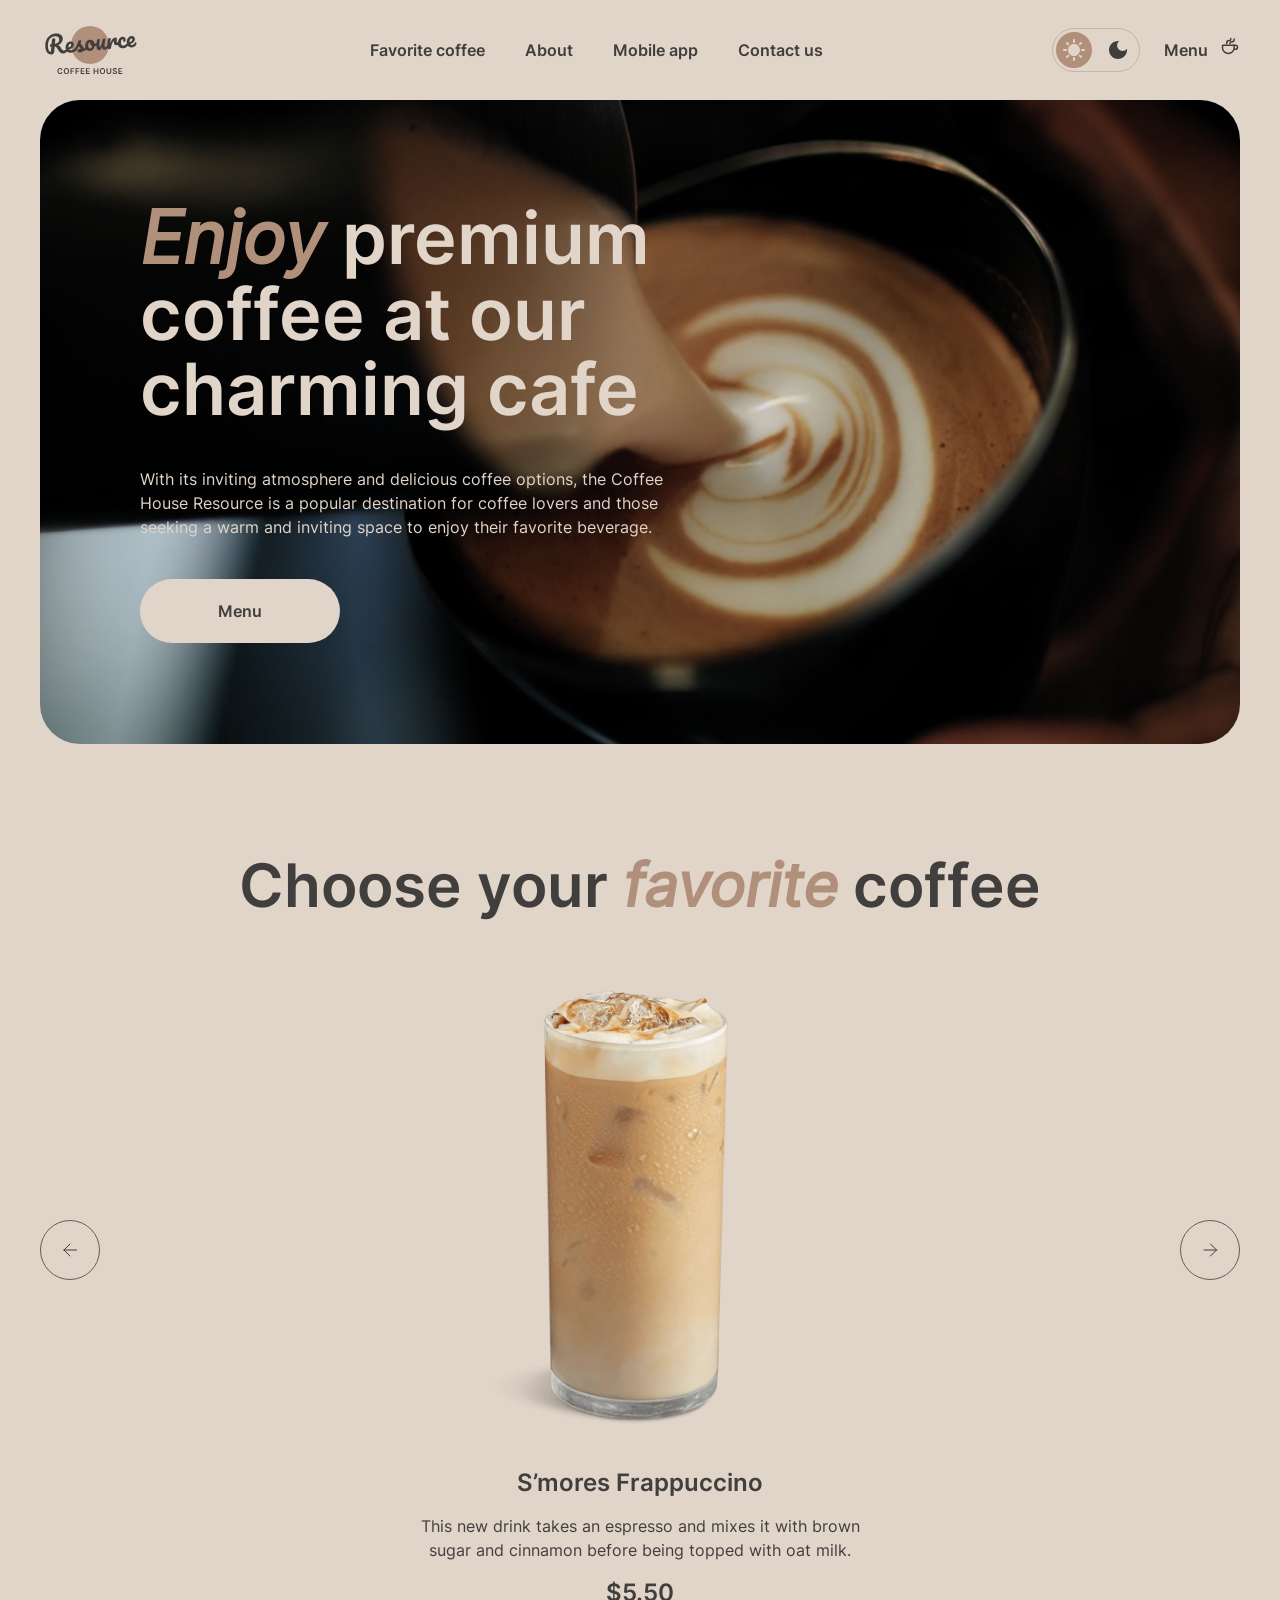
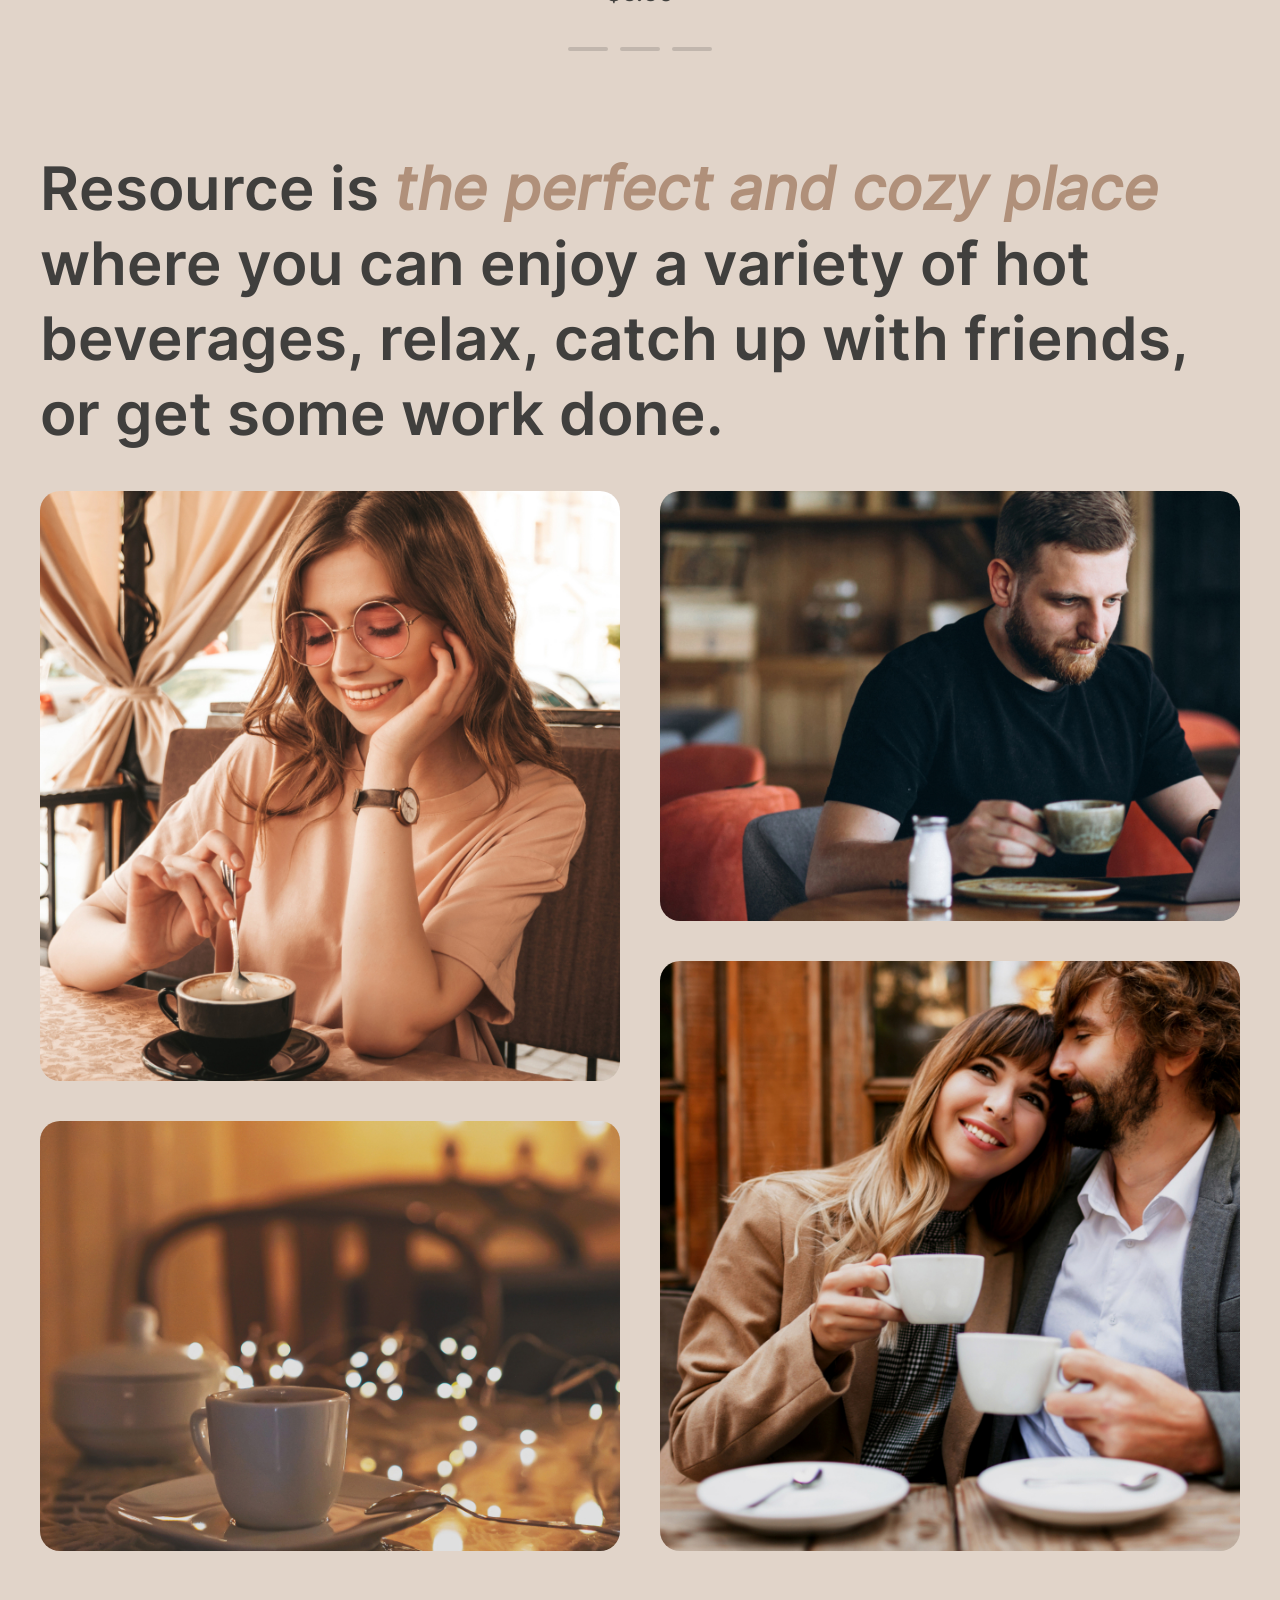
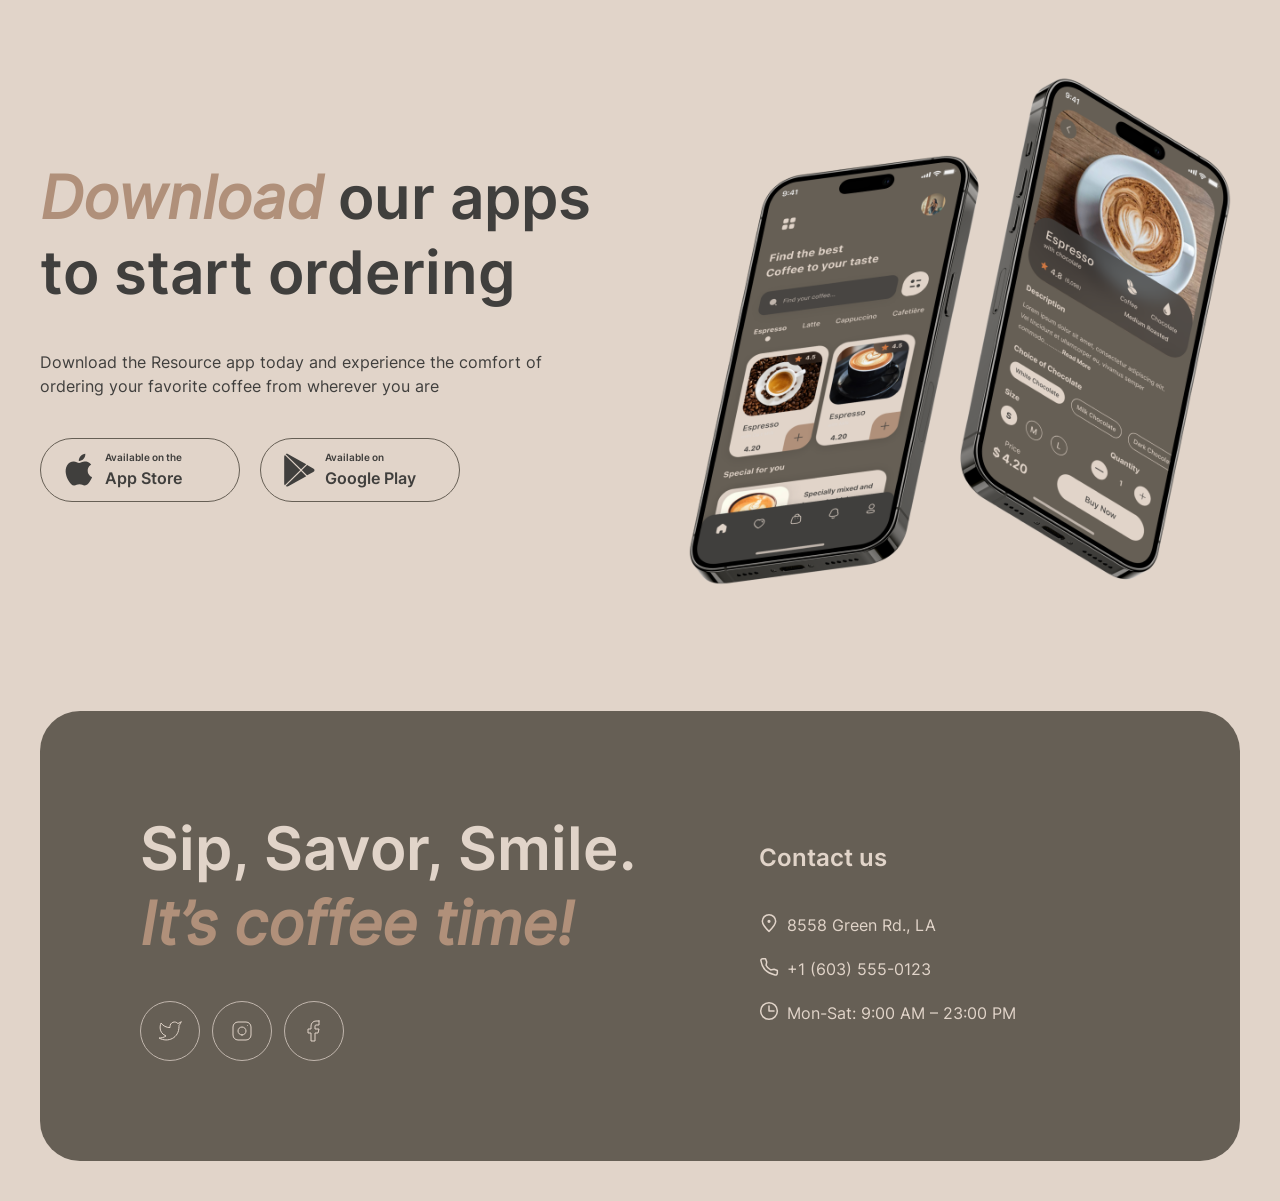
<file: index.html>
<!doctype html>
<html lang="en">

<head>
    <meta charset="UTF-8" />
    <meta name="viewport" content="width=device-width, initial-scale=1.0" />
    <title>Coffee House</title>
    <link href="normalize.css" rel="stylesheet" />
    <link href="style.css" rel="stylesheet" />
    <link rel="icon" type="image/x-icon" href="assets/images/favicon.ico" />
</head>

<body>
    <header class="header">
        <a href="index.html" class="logo">
            <img src="assets/images/logo.svg" alt="logo coffee house" />
        </a>

        <nav>
            <ul class="nav">
                <li class="nav__item"><a href="#favorite">Favorite coffee</a></li>
                <li class="nav__item"><a href="#about">About</a></li>
                <li class="nav__item"><a href="#app">Mobile app</a></li>
                <li class="nav__item"><a href="#contact">Contact us</a></li>
            </ul>
        </nav>

        <div class="header-left">
            <div class="theme-switcher" id="themeSwitcher" role="button" tabindex="0" aria-label="Toggle theme">
                <div class="theme-switcher__icon theme-switcher__icon_sun">
                    <svg width="22" height="22" viewBox="0 0 22 22" fill="none" xmlns="http://www.w3.org/2000/svg">
                        <path
                            d="M10 3V1C10 0.45 10.45 0 11 0C11.55 0 12 0.45 12 1V3C12 3.55 11.55 4 11 4C10.45 4 10 3.55 10 3ZM17.36 6.05L18.77 4.63C19.16 4.24 19.16 3.61 18.77 3.22C18.38 2.83 17.75 2.83 17.36 3.22L15.95 4.64C15.56 5.03 15.56 5.66 15.95 6.05C16.34 6.44 16.97 6.44 17.36 6.05ZM21 10H19C18.45 10 18 10.45 18 11C18 11.55 18.45 12 19 12H21C21.55 12 22 11.55 22 11C22 10.45 21.55 10 21 10ZM11 18C10.45 18 10 18.45 10 19V21C10 21.55 10.45 22 11 22C11.55 22 12 21.55 12 21V19C12 18.45 11.55 18 11 18ZM4.64 6.05L3.22 4.64C2.83 4.25 2.83 3.61 3.22 3.23C3.61 2.85 4.25 2.84 4.63 3.23L6.04 4.64C6.43 5.03 6.43 5.67 6.04 6.05C5.65 6.43 5.02 6.44 4.64 6.05ZM15.95 15.95C15.56 16.34 15.56 16.98 15.95 17.36L17.36 18.77C17.75 19.16 18.39 19.16 18.77 18.77C19.16 18.38 19.16 17.74 18.77 17.36L17.36 15.95C16.98 15.56 16.34 15.56 15.95 15.95ZM1 12H3C3.55 12 4 11.55 4 11C4 10.45 3.55 10 3 10H1C0.45 10 0 10.45 0 11C0 11.55 0.45 12 1 12ZM4.64 18.78L6.05 17.37C6.44 16.98 6.44 16.34 6.05 15.96C5.66 15.58 5.02 15.57 4.64 15.96L3.23 17.37C2.84 17.76 2.84 18.4 3.23 18.78C3.61 19.17 4.25 19.17 4.64 18.78ZM11 5C7.69 5 5 7.69 5 11C5 14.31 7.69 17 11 17C14.31 17 17 14.31 17 11C17 7.69 14.31 5 11 5Z"
                            fill="#E1D4C9" />
                    </svg>
                </div>
                <div class="theme-switcher__icon theme-switcher__icon_moon">
                    <svg width="18" height="18" viewBox="0 0 18 18" fill="none" xmlns="http://www.w3.org/2000/svg">
                        <path
                            d="M9 0C4.03 0 0 4.03 0 9C0 13.97 4.03 18 9 18C13.97 18 18 13.97 18 9C18 8.54 17.96 8.08 17.9 7.64C16.92 9.01 15.32 9.9 13.5 9.9C10.52 9.9 8.1 7.48 8.1 4.5C8.1 2.69 8.99 1.08 10.36 0.0999999C9.92 0.0399999 9.46 0 9 0Z"
                            fill="#403F3D" />
                    </svg>
                </div>
            </div>

            <div class="menu">
                <a href="menu.html">
                    Menu
                    <img src="assets/images/coffee-cup.svg" class="menu-icon" alt="coffee cup" />
                </a>
            </div>
            <div class="menu-burger" id="menuBurger">
                <nav>
                    <ul class="menu-nav">
                        <li class="nav__item">
                            <a href="index.html#favorite">Favorite coffee</a>
                        </li>
                        <li class="nav__item"><a href="index.html#about">About</a></li>
                        <li class="nav__item"><a href="index.html#app">Mobile app</a></li>
                        <li class="nav__item"><a href="#contact">Contact us</a></li>
                    </ul>
                </nav>
                <div class="menu-mob">
                    <a href="menu.html">
                        Menu
                        <img src="assets/images/coffee-cup.svg" alt="coffee cup" />
                    </a>
                </div>
            </div>
            <div class="button-burger" id="buttonBurger">
                <svg xmlns="http://www.w3.org/2000/svg" width="18" height="2" viewBox="0 0 18 2" fill="none">
                    <path d="M1 1H17" stroke="#403F3D" stroke-width="1.5" stroke-linecap="round"
                        stroke-linejoin="round" />
                </svg>
                <svg xmlns="http://www.w3.org/2000/svg" width="18" height="2" viewBox="0 0 18 2" fill="none">
                    <path d="M1 1H17" stroke="#403F3D" stroke-width="1.5" stroke-linecap="round"
                        stroke-linejoin="round" />
                </svg>
            </div>
        </div>
    </header>
    <main>
        <section class="hero">
            <img src="assets/images/img-hero.jpg" alt="hero image coffee" class="hero__video" />
            <div class="hero__content">
                <h1 class="hero__header">
                    <span>Enjoy</span> premium coffee at our charming cafe
                </h1>
                <p class="text-medium hero__desc">
                    With its inviting atmosphere and delicious coffee options, the Coffee
                    House Resource is a popular destination for coffee lovers and those
                    seeking a warm and inviting space to enjoy their favorite beverage.
                </p>
                <a class="btn-primary text-medium hero__link" href="menu.html">
                    <span class="text-button">Menu</span>
                    <img src="assets/images/coffee-cup.svg" class="btn-primary-icon" alt="coffee cup" />
                </a>
            </div>
        </section>

        <section class="favorite" id="favorite">
            <h2 class="heading-2">Choose your <span>favorite</span> coffee</h2>
            <div class="slider">
                <div class="slide">
                    <div class="slide__item">
                        <img src="assets/images/coffee-slider-1.png" alt="frappuccino" width="480" />
                        <p class="heading-3 slide__title">S’mores Frappuccino</p>
                        <p class="text-medium slide__desc">
                            This new drink takes an espresso and mixes it with brown sugar and
                            cinnamon before being topped with oat milk.
                        </p>
                        <p class="heading-3 slide__price">$5.50</p>
                    </div>
                    <div class="slide__item">
                        <img src="assets/images/coffee-slider-2.png" alt="macchiato" width="480" />
                        <p class="heading-3 slide__title">Caramel Macchiato</p>
                        <p class="text-medium slide__desc">
                            Fragrant and unique classic espresso with rich caramel-peanut
                            syrup, with cream under whipped thick foam.
                        </p>
                        <p class="heading-3 slide__price">$5.00</p>
                    </div>
                    <div class="slide__item">
                        <img src="assets/images/coffee-slider-3.png" alt="ice coffee" width="480" />
                        <p class="heading-3 slide__title">Ice coffee</p>
                        <p class="text-medium slide__desc">
                            A popular summer drink that tones and invigorates. Prepared from
                            coffee, milk and ice.
                        </p>
                        <p class="heading-3 slide__price">$4.50</p>
                    </div>
                </div>
                <div class="dots">
                    <div class="dots__item">
                        <div class="dots__item_fill"></div>
                    </div>
                    <div class="dots__item">
                        <div class="dots__item_fill"></div>
                    </div>
                    <div class="dots__item">
                        <div class="dots__item_fill"></div>
                    </div>
                </div>
            </div>
            <button class="btn-icon-dark btn__arrow" id="prevBtn">
                <svg xmlns="http://www.w3.org/2000/svg" width="24" height="24" viewBox="0 0 24 24">
                    <path d="M18.5 12H6M6 12L12 6M6 12L12 18" stroke-linecap="round" stroke-linejoin="round" />
                </svg>
            </button>
            <button class="btn-icon-dark btn__arrow" id="nextBtn">
                <svg xmlns="http://www.w3.org/2000/svg" width="24" height="24" viewBox="0 0 24 24">
                    <path d="M6 12H18.5M18.5 12L12.5 6M18.5 12L12.5 18" stroke-linecap="round" stroke-linejoin="round" />
                </svg>
            </button>
        </section>
        <section class="about" id="about">
            <h2 class="heading-2">
                Resource is <span>the perfect and cozy place</span> where you can enjoy
                a variety of hot beverages, relax, catch up with friends, or get some
                work done.
            </h2>
            <div class="gallery">
                <div class="gallery__col">
                    <div class="gallery__item">
                        <figure>
                            <img src="assets/images/about-1.jpg" alt="coffee girl" />
                        </figure>
                    </div>
                    <div class="gallery__item">
                        <figure>
                            <img src="assets/images/about-2.jpg" alt="coffee light" />
                        </figure>
                    </div>
                </div>
                <div class="gallery__col">
                    <div class="gallery__item">
                        <figure>
                            <img src="assets/images/about-3.jpg" alt="coffee men" />
                        </figure>
                    </div>
                    <div class="gallery__item">
                        <figure>
                            <img src="assets/images/about-4.jpg" alt="coffee couple" />
                        </figure>
                    </div>
                </div>
            </div>
        </section>

        <section class="app" id="app">
            <div>
                <h2 class="heading-2">
                    <span>Download</span> our apps to start ordering
                </h2>
                <p class="text-medium">
                    Download the Resource app today and experience the comfort of ordering
                    your favorite coffee from wherever you are
                </p>
                <div class="app__buttons">
                    <a class="btn-icon-dark app__button" href="https://example.com/" target="_blank">
                        <svg xmlns="http://www.w3.org/2000/svg" width="36" height="36" viewBox="0 0 36 36">
                            <path
                                d="M26.7063 18.6307C26.6694 14.6324 30.0641 12.6872 30.2193 12.5966C28.2967 9.86366 25.3169 9.49026 24.2697 9.46048C21.767 9.20369 19.3393 10.9206 18.0644 10.9206C16.764 10.9206 14.8008 9.48529 12.6848 9.52747C9.96196 9.56841 7.41468 11.1055 6.01762 13.4923C3.13444 18.359 5.28474 25.5108 8.04705 29.4446C9.42884 31.3712 11.0435 33.5223 13.1569 33.4466C15.2245 33.3635 15.9968 32.1614 18.4919 32.1614C20.9641 32.1614 21.6893 33.4466 23.8447 33.3983C26.0637 33.3635 27.4608 31.463 28.7942 29.519C30.3911 27.3108 31.0323 25.1362 31.0578 25.0245C31.0056 25.0071 26.7483 23.4229 26.7063 18.6307Z" />
                            <path
                                d="M22.6347 6.87268C23.7468 5.51675 24.5076 3.67205 24.2964 1.80005C22.6869 1.86952 20.674 2.88554 19.5149 4.21169C18.4893 5.38029 17.5732 7.29571 17.8099 9.097C19.6179 9.2285 21.4743 8.20752 22.6347 6.87268Z" />
                        </svg>
                        <div>
                            <p class="text-caption">Available on the</p>
                            <p class="text-button">App Store</p>
                        </div>
                    </a>
                    <a class="btn-icon-dark app__button" href="https://example.com/" target="_blank">
                        <svg xmlns="http://www.w3.org/2000/svg" width="36" height="36" viewBox="0 0 36 36">
                            <path
                                d="M3.7558 3.20309C3.39335 3.57302 3.18359 4.14896 3.18359 4.89483V31.4995C3.18359 32.2454 3.39335 32.8213 3.7558 33.1913L3.84525 33.2725L19.1359 18.3701V18.0182L3.84525 3.11587L3.7558 3.20309Z" />
                            <path
                                d="M26.0776 23.34L20.9863 18.3701V18.0182L26.0837 13.0482L26.1979 13.1129L32.2345 16.4618C33.9573 17.4122 33.9573 18.9761 32.2345 19.9325L26.1979 23.2754L26.0776 23.34Z" />
                            <path
                                d="M25.2733 24.2008L20.0617 19.1196L4.68164 34.1167C5.25384 34.7031 6.18695 34.7738 7.24807 34.1873L25.2733 24.2008Z" />
                            <path
                                d="M25.2733 12.1876L7.24807 2.20103C6.18695 1.62058 5.25384 1.69125 4.68164 2.27772L20.0617 17.2688L25.2733 12.1876Z" />
                        </svg>
                        <div>
                            <p class="text-caption">Available on</p>
                            <p class="text-button">Google Play</p>
                        </div>
                    </a>
                </div>
            </div>
            <img src="assets/images/mobile-screens.png" alt="mobile phone" />
        </section>
    </main>    

    <footer class="footer" id="contact">
        <div>
            <h2 class="heading-2">
                Sip, Savor, Smile. <span>It’s coffee time!</span>
            </h2>
            <div class="social-buttons">
                <a class="btn-icon-light" href="https://example.com/" target="_blank">
                    <svg xmlns="http://www.w3.org/2000/svg" width="24" height="24" viewBox="0 0 24 24" fill="none">
                        <path
                            d="M23 3.01006C23 3.01006 20.9821 4.20217 19.86 4.54006C19.2577 3.84757 18.4573 3.35675 17.567 3.13398C16.6767 2.91122 15.7395 2.96725 14.8821 3.29451C14.0247 3.62177 13.2884 4.20446 12.773 4.96377C12.2575 5.72309 11.9877 6.62239 12 7.54006V8.54006C10.2426 8.58562 8.50127 8.19587 6.93101 7.4055C5.36074 6.61513 4.01032 5.44869 3 4.01006C3 4.01006 -1 13.0101 8 17.0101C5.94053 18.408 3.48716 19.109 1 19.0101C10 24.0101 21 19.0101 21 7.51006C20.9991 7.23151 20.9723 6.95365 20.92 6.68006C21.9406 5.67355 23 3.01006 23 3.01006Z"
                            stroke-linecap="round" stroke-linejoin="round" />
                    </svg>
                </a>
                <a class="btn-icon-light" href="https://example.com/" target="_blank">
                    <svg xmlns="http://www.w3.org/2000/svg" width="24" height="24" viewBox="0 0 24 24" fill="none">
                        <path
                            d="M12 16C14.2091 16 16 14.2091 16 12C16 9.79086 14.2091 8 12 8C9.79086 8 8 9.79086 8 12C8 14.2091 9.79086 16 12 16Z"
                            stroke-linecap="round" stroke-linejoin="round" />
                        <path
                            d="M3 16V8C3 5.23858 5.23858 3 8 3H16C18.7614 3 21 5.23858 21 8V16C21 18.7614 18.7614 21 16 21H8C5.23858 21 3 18.7614 3 16Z" />
                        <path d="M17.5 6.51L17.51 6.49889" stroke="#E1D4C9" stroke-linecap="round"
                            stroke-linejoin="round" />
                    </svg>
                </a>
                <a class="btn-icon-light" href="https://example.com/" target="_blank">
                    <svg xmlns="http://www.w3.org/2000/svg" width="24" height="24" viewBox="0 0 24 24" fill="none">
                        <path
                            d="M17 2H14C12.6739 2 11.4021 2.52678 10.4645 3.46447C9.52678 4.40215 9 5.67392 9 7V10H6V14H9V22H13V14H16L17 10H13V7C13 6.73478 13.1054 6.48043 13.2929 6.29289C13.4804 6.10536 13.7348 6 14 6H17V2Z"
                            stroke-linecap="round" stroke-linejoin="round" />
                    </svg>
                </a>
            </div>
        </div>
        <div class="contacts">
            <p class="heading-3">Contact us</p>
            <div class="contacts__item text-medium">
                <a href="https://maps.app.goo.gl/gaq47UVp4UidUHFs7" target="_blank">
                    <img src="assets/images/pin-alt.svg" alt="icon map" />
                    8558 Green Rd., LA</a>
            </div>
            <div class="contacts__item text-medium">
                <a href="tel:+16035550123">
                    <img src="assets/images/phone.svg" alt="icon phone" />
                    +1 (603) 555-0123</a>
            </div>
            <div class="contacts__item text-medium">
                <a href="#">
                    <img src="assets/images/clock.svg" alt="icon clock" />
                    Mon-Sat: 9:00 AM – 23:00 PM</a>
            </div>
        </div>
    </footer>
    <script src="main.js"></script>
</body>

</html>
</file>
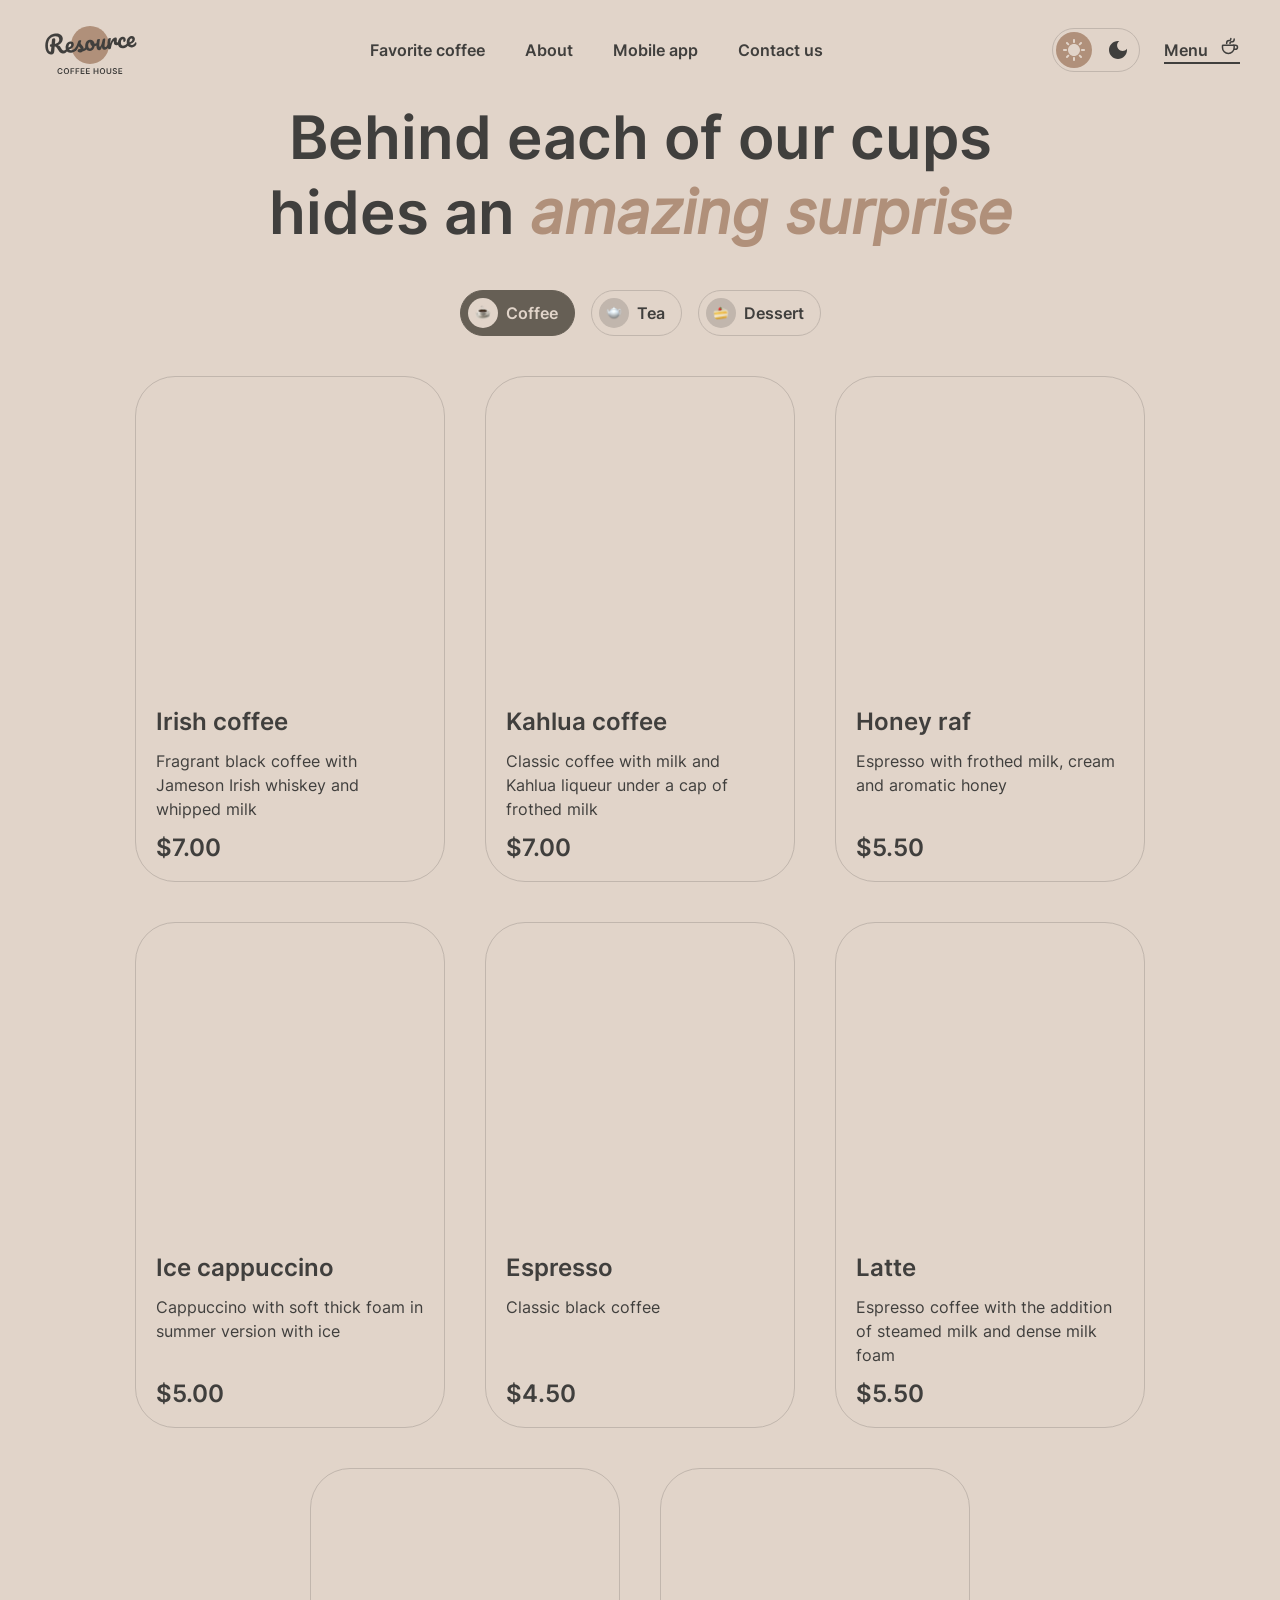
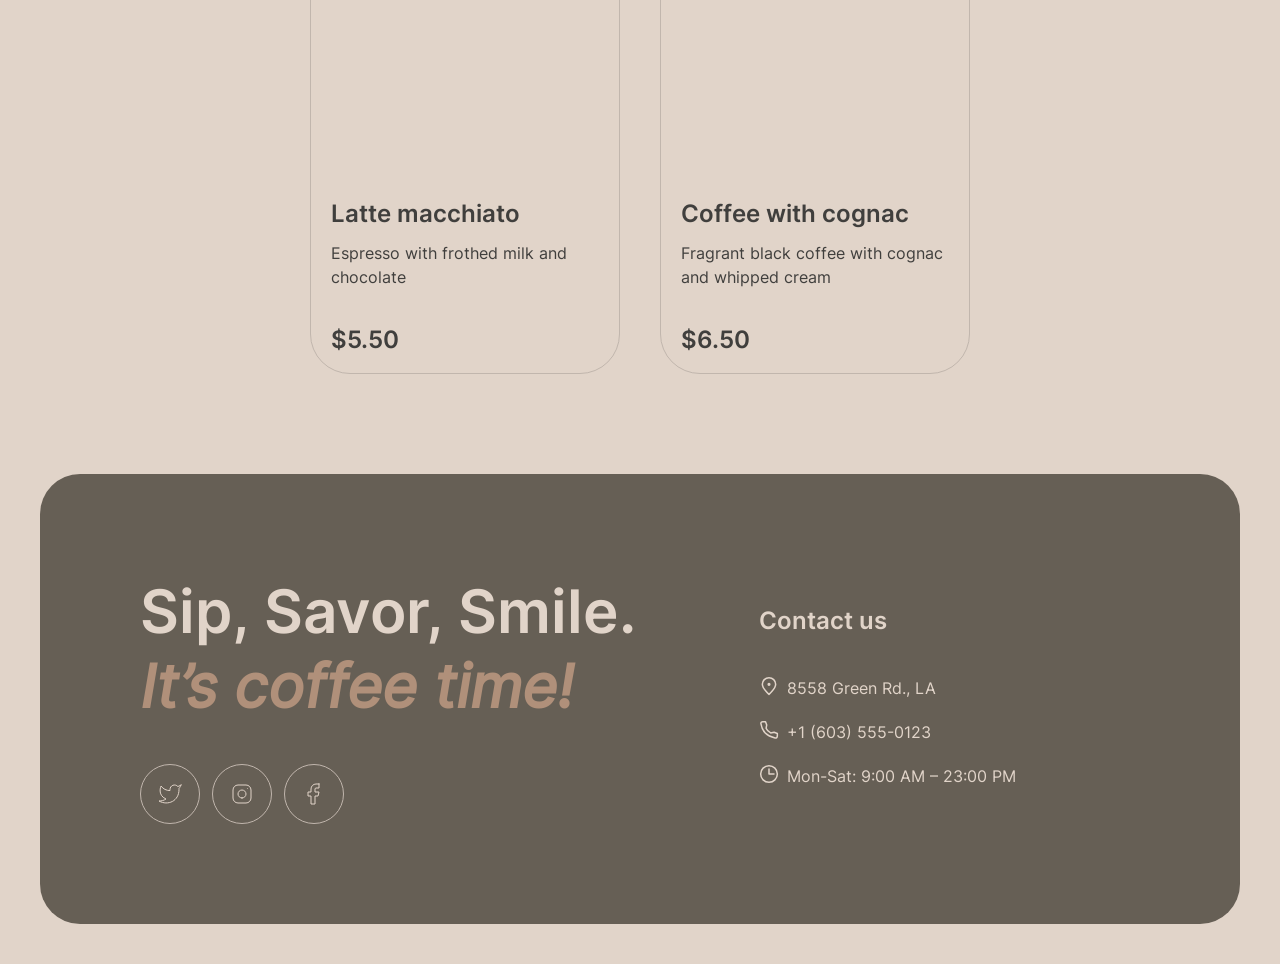
<file: menu.html>
<!doctype html>
<html lang="en">
  <head>
    <meta charset="UTF-8" />
    <meta name="viewport" content="width=device-width, initial-scale=1.0" />
    <title>Coffee House</title>
    <link href="normalize.css" rel="stylesheet" />
    <link href="style.css" rel="stylesheet" />
    <link rel="icon" type="image/x-icon" href="assets/images/favicon.ico" />
  </head>

  <body>
    <header class="header">
      <a href="index.html" class="logo">
        <img src="assets/images/logo.svg" alt="logo coffee house" />
      </a>

      <nav>
        <ul class="nav">
          <li class="nav__item">
            <a href="index.html#favorite">Favorite coffee</a>
          </li>
          <li class="nav__item"><a href="index.html#about">About</a></li>
          <li class="nav__item"><a href="index.html#app">Mobile app</a></li>
          <li class="nav__item"><a href="#contact">Contact us</a></li>
        </ul>
      </nav>
      <div class="header-left">
        <div
          class="theme-switcher"
          id="themeSwitcher"
          role="button"
          tabindex="0"
          aria-label="Toggle theme"
        >
          <div class="theme-switcher__icon theme-switcher__icon_sun">
            <svg
              width="22"
              height="22"
              viewBox="0 0 22 22"
              fill="none"
              xmlns="http://www.w3.org/2000/svg"
            >
              <path
                d="M10 3V1C10 0.45 10.45 0 11 0C11.55 0 12 0.45 12 1V3C12 3.55 11.55 4 11 4C10.45 4 10 3.55 10 3ZM17.36 6.05L18.77 4.63C19.16 4.24 19.16 3.61 18.77 3.22C18.38 2.83 17.75 2.83 17.36 3.22L15.95 4.64C15.56 5.03 15.56 5.66 15.95 6.05C16.34 6.44 16.97 6.44 17.36 6.05ZM21 10H19C18.45 10 18 10.45 18 11C18 11.55 18.45 12 19 12H21C21.55 12 22 11.55 22 11C22 10.45 21.55 10 21 10ZM11 18C10.45 18 10 18.45 10 19V21C10 21.55 10.45 22 11 22C11.55 22 12 21.55 12 21V19C12 18.45 11.55 18 11 18ZM4.64 6.05L3.22 4.64C2.83 4.25 2.83 3.61 3.22 3.23C3.61 2.85 4.25 2.84 4.63 3.23L6.04 4.64C6.43 5.03 6.43 5.67 6.04 6.05C5.65 6.43 5.02 6.44 4.64 6.05ZM15.95 15.95C15.56 16.34 15.56 16.98 15.95 17.36L17.36 18.77C17.75 19.16 18.39 19.16 18.77 18.77C19.16 18.38 19.16 17.74 18.77 17.36L17.36 15.95C16.98 15.56 16.34 15.56 15.95 15.95ZM1 12H3C3.55 12 4 11.55 4 11C4 10.45 3.55 10 3 10H1C0.45 10 0 10.45 0 11C0 11.55 0.45 12 1 12ZM4.64 18.78L6.05 17.37C6.44 16.98 6.44 16.34 6.05 15.96C5.66 15.58 5.02 15.57 4.64 15.96L3.23 17.37C2.84 17.76 2.84 18.4 3.23 18.78C3.61 19.17 4.25 19.17 4.64 18.78ZM11 5C7.69 5 5 7.69 5 11C5 14.31 7.69 17 11 17C14.31 17 17 14.31 17 11C17 7.69 14.31 5 11 5Z"
                fill="#E1D4C9"
              />
            </svg>
          </div>
          <div class="theme-switcher__icon theme-switcher__icon_moon">
            <svg
              width="18"
              height="18"
              viewBox="0 0 18 18"
              fill="none"
              xmlns="http://www.w3.org/2000/svg"
            >
              <path
                d="M9 0C4.03 0 0 4.03 0 9C0 13.97 4.03 18 9 18C13.97 18 18 13.97 18 9C18 8.54 17.96 8.08 17.9 7.64C16.92 9.01 15.32 9.9 13.5 9.9C10.52 9.9 8.1 7.48 8.1 4.5C8.1 2.69 8.99 1.08 10.36 0.0999999C9.92 0.0399999 9.46 0 9 0Z"
                fill="#403F3D"
              />
            </svg>
          </div>
        </div>

        <div class="menu menu_active">
          <a>
            Menu
            <img src="assets/images/coffee-cup.svg" class="menu-icon" alt="coffee cup" />
          </a>
        </div>
        <div class="menu-burger" id="menuBurger">
          <nav>
            <ul class="menu-nav">
              <li class="nav__item">
                <a href="index.html#favorite">Favorite coffee</a>
              </li>
              <li class="nav__item"><a href="index.html#about">About</a></li>
              <li class="nav__item"><a href="index.html#app">Mobile app</a></li>
              <li class="nav__item"><a href="#contact">Contact us</a></li>
            </ul>
          </nav>
          <div class="menu-mob">
            <a href="menu.html">
              Menu
              <img src="assets/images/coffee-cup.svg" alt="coffee cup" />
            </a>
          </div>
        </div>
        <div class="button-burger" id="buttonBurger">
          <svg
            xmlns="http://www.w3.org/2000/svg"
            width="18"
            height="2"
            viewBox="0 0 18 2"
            fill="none"
          >
            <path
              d="M1 1H17"
              stroke="#403F3D"
              stroke-width="1.5"
              stroke-linecap="round"
              stroke-linejoin="round"
            />
          </svg>
          <svg
            xmlns="http://www.w3.org/2000/svg"
            width="18"
            height="2"
            viewBox="0 0 18 2"
            fill="none"
          >
            <path
              d="M1 1H17"
              stroke="#403F3D"
              stroke-width="1.5"
              stroke-linecap="round"
              stroke-linejoin="round"
            />
          </svg>
        </div>
      </div>
    </header>
    <main>
      <section class="filter">
        <h1 class="heading-2">
          Behind each of our cups hides an <span>amazing surprise</span>
        </h1>
        <div class="filter-menu">
          <button
            class="filter-menu__item filter-menu__item_active"
            data-category="coffee"
          >
            <img
              src="assets/images/coffee.svg"
              class="filter-menu__img"
              width="16"
              alt="coffee cup"
            />
            <span class="text-button">Coffee</span>
          </button>
          <button class="filter-menu__item" data-category="tea">
            <img
              src="assets/images/tee.svg"
              class="filter-menu__img"
              width="16"
              alt="tea cup"
            />
            <span class="text-button">Tea</span>
          </button>
          <button class="filter-menu__item" data-category="dessert">
            <img
              src="assets/images/cake.svg"
              class="filter-menu__img"
              width="16"
              alt="piece of cake"
            />
            <span class="text-button">Dessert</span>
          </button>
        </div>
        <div class="card-list"></div>
        <button class="btn-icon-dark" id="loadMore">
          <svg
            xmlns="http://www.w3.org/2000/svg"
            width="24"
            height="24"
            viewBox="0 0 24 24"
            fill="none"
          >
            <path
              d="M21.8883 13.5C21.1645 18.3113 17.013 22 12 22C6.47715 22 2 17.5228 2 12C2 6.47715 6.47715 2 12 2C16.1006 2 19.6248 4.46819 21.1679 8"
              stroke="#403F3D"
              stroke-linecap="round"
              stroke-linejoin="round"
            />
            <path
              d="M17 8H21.4C21.7314 8 22 7.73137 22 7.4V3"
              stroke="#403F3D"
              stroke-linecap="round"
              stroke-linejoin="round"
            />
          </svg>
        </button>
      </section>
    </main>  
    <footer class="footer" id="contact">
      <div>
        <h2 class="heading-2">
          Sip, Savor, Smile. <span>It’s coffee time!</span>
        </h2>
        <div class="social-buttons">
          <a class="btn-icon-light" href="https://example.com/" target="_blank">
            <svg
              xmlns="http://www.w3.org/2000/svg"
              width="24"
              height="24"
              viewBox="0 0 24 24"
              fill="none"
            >
              <path
                d="M23 3.01006C23 3.01006 20.9821 4.20217 19.86 4.54006C19.2577 3.84757 18.4573 3.35675 17.567 3.13398C16.6767 2.91122 15.7395 2.96725 14.8821 3.29451C14.0247 3.62177 13.2884 4.20446 12.773 4.96377C12.2575 5.72309 11.9877 6.62239 12 7.54006V8.54006C10.2426 8.58562 8.50127 8.19587 6.93101 7.4055C5.36074 6.61513 4.01032 5.44869 3 4.01006C3 4.01006 -1 13.0101 8 17.0101C5.94053 18.408 3.48716 19.109 1 19.0101C10 24.0101 21 19.0101 21 7.51006C20.9991 7.23151 20.9723 6.95365 20.92 6.68006C21.9406 5.67355 23 3.01006 23 3.01006Z"
                stroke-linecap="round"
                stroke-linejoin="round"
              />
            </svg>
          </a>
          <a class="btn-icon-light" href="https://example.com/" target="_blank">
            <svg
              xmlns="http://www.w3.org/2000/svg"
              width="24"
              height="24"
              viewBox="0 0 24 24"
              fill="none"
            >
              <path
                d="M12 16C14.2091 16 16 14.2091 16 12C16 9.79086 14.2091 8 12 8C9.79086 8 8 9.79086 8 12C8 14.2091 9.79086 16 12 16Z"
                stroke-linecap="round"
                stroke-linejoin="round"
              />
              <path
                d="M3 16V8C3 5.23858 5.23858 3 8 3H16C18.7614 3 21 5.23858 21 8V16C21 18.7614 18.7614 21 16 21H8C5.23858 21 3 18.7614 3 16Z"
              />
              <path
                d="M17.5 6.51L17.51 6.49889"
                stroke="#E1D4C9"
                stroke-linecap="round"
                stroke-linejoin="round"
              />
            </svg>
          </a>
          <a class="btn-icon-light" href="https://example.com/" target="_blank">
            <svg
              xmlns="http://www.w3.org/2000/svg"
              width="24"
              height="24"
              viewBox="0 0 24 24"
              fill="none"
            >
              <path
                d="M17 2H14C12.6739 2 11.4021 2.52678 10.4645 3.46447C9.52678 4.40215 9 5.67392 9 7V10H6V14H9V22H13V14H16L17 10H13V7C13 6.73478 13.1054 6.48043 13.2929 6.29289C13.4804 6.10536 13.7348 6 14 6H17V2Z"
                stroke-linecap="round"
                stroke-linejoin="round"
              />
            </svg>
          </a>
        </div>
      </div>
      <div class="contacts">
        <p class="heading-3">Contact us</p>
        <div class="contacts__item text-medium">
          <a href="https://maps.app.goo.gl/gaq47UVp4UidUHFs7" target="_blank">
            <img src="assets/images/pin-alt.svg" alt="icon map" />
            8558 Green Rd., LA</a
          >
        </div>
        <div class="contacts__item text-medium">
          <a href="tel:+16035550123">
            <img src="assets/images/phone.svg" alt="icon phone" />
            +1 (603) 555-0123</a
          >
        </div>
        <div class="contacts__item text-medium">
          <a href="#">
            <img src="assets/images/clock.svg" alt="icon clock" />
            Mon-Sat: 9:00 AM – 23:00 PM</a
          >
        </div>
      </div>
    </footer>

    <div class="overlay" id="overlay"></div>
    <script src="main.js"></script>
    <script src="menu.js"></script>
  </body>
</html>
</file>
<file: style.css>
:root {
  --background-body: #e1d4c9;
  --background-container: #665f55;
  --background-backdrop: rgba(64, 63, 61, 0.8);
  --text-dark: #403f3d;
  --text-light: #e1d4c9;
  --text-accent: #b0907a;
  --border-light: #c1b6ad;
  --border-dark: #665f55;
}

[data-theme="dark"] {
  --background-body: #292826;
  --background-container: #403f3d;
  --background-backdrop: rgba(41, 40, 38, 0.8);
  --text-dark: #e1d4c9;
  --text-light: #e1d4c9;
  --text-accent: #b0907a;
  --border-light: #665f55;
  --border-dark: #c1b6ad;
}

html,
body {
  transition:
    background-color 0.3s ease,
    color 0.3s ease;
}

@font-face {
  font-family: Inter;
  font-weight: 600;
  font-style: normal;
  src: url("assets/fonts/Inter-SemiBold.ttf") format("truetype");
}

@font-face {
  font-family: Inter;
  font-weight: 400;
  font-style: normal;
  src: url("assets/fonts/Inter-Regular.ttf") format("truetype");
}

@font-face {
  font-family: Inter;
  font-weight: 400;
  font-style: italic;
  src: url("assets/fonts/Inter-Italic.ttf") format("truetype");
}

html {
  padding: 20px 40px 40px;
  background: var(--background-body);
  max-width: 1440px;
  margin: 0 auto;
  scroll-behavior: smooth;
  box-sizing: border-box;
}

.header {
  display: flex;
  justify-content: space-between;
  align-items: center;
  margin-bottom: 20px;
}

.header-left {
  display: flex;
  align-items: center;
  gap: 24px;
}

.logo {
  line-height: 0;
}

.theme-switcher {
  position: relative;
  display: flex;
  align-items: center;
  justify-content: space-between;
  width: 88px;
  height: 44px;
  padding: 3px;
  border-radius: 100px;
  border: 1px solid var(--border-light);
  background-color: transparent;
  cursor: pointer;
  box-sizing: border-box;
  transition: border-color 0.3s ease;
}

.theme-switcher__icon {
  display: flex;
  align-items: center;
  justify-content: center;
  width: 24px;
  height: 24px;
  border-radius: 50%;
  padding: 0 6px;
  color: var(--text-dark);
  z-index: 2;
  transition: color 0.3s ease;
}

.theme-switcher::before {
  content: "";
  position: absolute;
  top: 3px;
  left: 3px;
  width: 36px;
  height: 36px;
  border-radius: 50%;
  background-color: var(--text-accent);
  transition:
    transform 0.3s ease,
    background-color 0.3s ease;
  z-index: 1;
}

[data-theme="dark"] .theme-switcher::before {
  transform: translateX(44px);
}

[data-theme="dark"] .theme-switcher__icon_moon {
  color: var(--text-light);
}

[data-theme="dark"] .theme-switcher__icon_sun {
  color: var(--text-dark);
}

.nav {
  display: flex;
  list-style: none;
  padding-left: 0;
  gap: 40px;
}

.nav__item a,
.menu a {
  color: var(--text-dark);
  text-decoration: none;
  font-family: Inter;
  font-size: 16px;
  font-weight: 600;
  line-height: 150%;
  position: relative;
}

.nav__item a:after,
.menu a:after {
  display: block;
  position: absolute;
  left: 0;
  right: 0;
  margin: 0 auto;
  width: 0;
  height: 2px;
  background-color: var(--text-dark);
  content: "";
  transition: width 0.5s ease-out;
}

.button-burger {
  display: none;
}

.menu {
  display: flex;
  align-items: center;
  padding-bottom: 2px;
}

.menu img {
  margin-left: 8px;
}

.menu_active a:after {
  width: 100%;
}

.menu_active a {
  cursor: default;
}

[data-theme="dark"] .menu-icon {
  filter: invert(1);
}

.hero {
  position: relative;
}
.hero__video {
  border-radius: 40px;
  width: 100%;
  height: 644px;
  object-fit: cover;
}
.hero__content {
  position: absolute;
  padding: 100px;
  top: 0;
  max-width: 530px;
}
.hero__header {
  font-family: Inter;
  font-size: 72px;
  font-weight: 600;
  line-height: 105%;
  color: var(--text-light);
  font-feature-settings:
    "clig" off,
    "liga" off;
  margin: 0;
}

.hero__link.btn-primary {
  text-decoration: none;
}

.hero__header span {
  color: var(--text-accent, #b0907a);

  font-style: italic;
}

.text-medium {
  font-family: Inter;
  font-size: 16px;
  font-style: normal;
  font-weight: 400;
  line-height: 150%;
  margin: 0;
  color: var(--text-dark);
}

.text-caption {
  font-family: Inter;
  font-size: 10px;
  font-weight: 600;
  line-height: 140%;
  margin: 0;
}

.text-button {
  font-family: Inter;
  font-size: 16px;
  font-weight: 600;
  line-height: 150%;
  margin: 0;
}

.hero__desc {
  margin: 40px 0;

  color: var(--text-light);
}

.btn-primary {
  display: flex;
  width: 200px;
  padding: 20px 78px;
  align-items: center;
  border-radius: 100px;
  background: var(--background-body);
  border: 0;
  color: var(--text-dark);
  box-sizing: border-box;
}

.btn-primary-icon {
  opacity: 0;
  visibility: hidden;
  transition: 0.5s;
}

[data-theme="dark"] .btn-primary-icon {
  filter: invert(1);
}

.btn-primary span {
  transform: translateX(0px);
  transition: 0.5s;
}

.heading-2 {
  color: var(--text-dark);
  font-family: Inter;
  font-size: 60px;
  font-weight: 600;
  line-height: 125%;
  margin: 0;
}

.heading-2 span {
  color: var(--text-accent);
  font-style: italic;
}

.heading-3 {
  font-family: Inter;
  font-size: 24px;
  font-weight: 600;
  line-height: 125%;
  margin: 0;
}

.favorite {
  margin-top: 100px;
  position: relative;
}

.slider {
  /*   position: relative;
  display: flex;
  align-items: center; */

  position: relative;
  overflow: hidden;
  width: 480px;
  margin: 0 auto;
}
.slide {
  /*  display: flex;
    overflow-x: hidden; */
  display: flex;
  width: calc(480px * 3);
  transition: transform 0.5s ease-in-out;
}
.slide__item {
  color: var(--text-dark);
  max-width: 480px;
  text-align: center;
  margin: 40px auto 39px;
  /*  text-align: center;
  margin: 40px auto 39px;
  transition: transform .5s ease-in-out; */

  /* width: 480px; */
  position: relative;
  overflow: hidden;
}

.slide__item img {
  width: 100%;
}
/* .slide__item_first{
  transform: translateX(calc(50% + 140px));
}
.slide__item_second, .slide__item_third{
  transform: translateX(300%);
} */
.slide__title {
  margin-top: 20px;
}

.favorite .btn-icon-dark {
  padding: 17px;
}

.btn__arrow {
  position: absolute;
  top: 50%;
  transform: translateY(-50%);
}
.btn__arrow:last-child {
  right: 0;
}
.btn-icon-dark {
  border-radius: 100px;
  border: 1px solid var(--border-dark, #665f55);
  display: flex;
  justify-content: center;
  align-items: center;
  background-color: transparent;
  cursor: pointer;
}

.btn-icon-dark svg {
  stroke: var(--text-dark);
  transition: stroke 0.5s ease;
}

.slide__desc {
  margin: 16px 0;
}

.dots {
  margin: 0 auto;
  display: flex;
  gap: 12px;
  width: fit-content;
}

.dots__item {
  width: 40px;
  height: 4px;
  border-radius: 100px;
  background: var(--border-light, #c1b6ad);
}

.dots__item_fill {
  height: 100%;
  width: 0;
  background-color: var(--border-dark, #665f55);
  border-radius: 100px;
}

.fill-animate {
  animation: fillAnimation 4s linear;
}

@keyframes fillAnimation {
  0% {
    width: 0;
  }
  100% {
    width: 100%;
  }
}

.dots__item_active {
  background: var(--border-dark, #665f55);
}

.favorite .heading-2 {
  text-align: center;
}

.about {
  margin-top: 100px;
}

.gallery {
  display: flex;
  gap: 40px;
}

.gallery__col {
  max-width: calc(50% - 20px);
}

.gallery__item {
  overflow: hidden;
  margin-top: 40px;
  border-radius: 20px;
}

.gallery__item figure,
.card-img figure {
  margin: 0;
  padding: 0;
}

.gallery div:first-child .gallery__item:first-child figure,
.gallery div:last-child .gallery__item:last-child figure {
  height: 590px;
}

.gallery div:first-child .gallery__item:last-child figure,
.gallery div:last-child .gallery__item:first-child figure {
  height: 430px;
}

.gallery__item figure img,
.card-img figure img {
  -webkit-transform: scale(1.1);
  transform: scale(1.1);
  -webkit-transition: 0.5s ease-in-out;
  transition: 0.5s ease-in-out;

  height: inherit;
  object-fit: cover;
}

.gallery__item figure img {
  width: 45.833vw;
}

.card-img figure {
  height: 310px;
}

.card-img {
  overflow: hidden;

  width: 310px;
  border-radius: 40px;
}

.filter .btn-icon-dark {
  display: none;
}

.app {
  display: flex;
  margin-top: 100px;
  align-items: center;
  gap: 6.944vw;
}

.app .heading-2 {
  margin-bottom: 40px;
  max-width: 625px;
}

.app img {
  width: 43.75vw;
  max-width: calc(50% - 20px);
}

.app > div {
  max-width: calc(50% - 20px);
}

.app__buttons {
  display: flex;
  margin-top: 40px;
  gap: 20px;
  flex-wrap: wrap;
}

.app__buttons .btn-icon-dark svg {
  fill: var(--text-dark);
  transition: fill 0.5s;
  stroke: transparent;
}

.app__button {
  display: flex;
  gap: 8px;
  padding: 11px 20px;
  text-align: left;
  color: var(--text-dark);
  width: 200px;
  box-sizing: border-box;
  justify-content: flex-start;
  text-decoration: none;
}

.app__button .text-caption {
  margin-bottom: 2px;
}

.footer {
  margin-top: 100px;
  border-radius: 40px;
  background: var(--background-container, #665f55);
  padding: 100px;
  display: flex;
  gap: 6.944vw;
  color: var(--text-light, #e1d4c9);
}

.footer .heading-2 {
  max-width: 530px;
  color: var(--text-light, #e1d4c9);
}

.btn-icon-light {
  border-radius: 100px;
  border: 1px solid var(--border-light);
  background-color: transparent;
  line-height: 0;
}

.btn-icon-light svg {
  stroke: var(--text-light);
  transition: stroke 0.5s ease;
}

.footer .btn-icon-light {
  padding: 17px;
}

.social-buttons {
  display: flex;
  gap: 12px;
  margin-top: 40px;
}

.contacts {
  display: flex;
  flex-direction: column;
  justify-content: center;
}

.contacts__item {
  gap: 8px;
  margin-bottom: 16px;
  position: relative;
  width: fit-content;
  padding-bottom: 4px;
}

.contacts__item:last-child {
  margin-bottom: 0;
}

.contacts .heading-3 {
  margin-bottom: 40px;
}

.contacts__item a {
  color: var(--text-light, #e1d4c9);
  text-decoration: none;
  display: flex;
  align-items: flex-start;
}

.contacts__item img {
  margin-right: 8px;
}

.contacts__item a:after {
  display: block;
  position: absolute;
  left: 0;
  right: 0;
  bottom: 0;
  margin: 0 auto;
  width: 0;
  height: 2px;
  background-color: var(--text-light);
  content: "";
  transition: width 0.5s ease-out;
}

.filter .heading-2 {
  max-width: 800px;
  margin: 0 auto;
  margin-top: 20px;
  text-align: center;
}

.filter-menu__item {
  display: flex;
  gap: 8px;
  border-radius: 100px;
  border: 1px solid var(--border-light, #c1b6ad);
  padding: 7px 16px 7px 7px;
  justify-content: center;
  align-items: center;
  gap: 8px;
  background: transparent;
  color: var(--text-dark, #403f3d);
  cursor: pointer;
}

.filter-menu__img {
  display: flex;
  align-items: center;
  border-radius: 100px;
  background: var(--border-light, #c1b6ad);
  padding: 7px;
  justify-content: center;
}

.filter-menu__item_active {
  background: var(--background-container, #665f55);
  border: 1px solid var(--background-container, #665f55);
  color: var(--text-light, #e1d4c9);
}

.filter-menu__item_active .filter-menu__img {
  background: var(--background-body, #e1d4c9);
  transition: background-color 0.5s ease;
}

.filter-menu {
  display: flex;
  margin: 40px auto;
  gap: 16px;
  width: fit-content;
}

.card-list {
  display: flex;
  gap: 40px;
  flex-wrap: wrap;
  justify-content: center;
}

.card {
  border-radius: 40px;
  border: 1px solid var(--border-light, #c1b6ad);
  color: var(--text-dark, #403f3d);
  width: 310px;
  height: 506px;
  box-sizing: border-box;
  cursor: pointer;
}

.card-content {
  padding: 20px;
  display: flex;
  flex-direction: column;
  height: inherit;
  justify-content: space-between;
  height: 196px;
  box-sizing: border-box;
}

.card-content__desc {
  margin-top: 12px;
}
.menu-nav,
.menu-mob {
  display: none;
}

[data-theme="dark"] .menu-mob img {
  filter: invert(1);
}

.menu-burger {
  display: none;
}
.overlay {
  background: transparent;
  width: 100%;
  height: 100%;
  position: fixed;
  inset: 0;
  opacity: 0;
  transition: all 5s ease-in-out;
  display: none;
}
.overlay.show {
  background: rgba(64, 63, 61, 0.8);
  opacity: 1;
  display: block;
  z-index: 3;
}
.modal {
  border-radius: 40px;
  background: var(--background-body, #e1d4c9);
  position: fixed;
  inset: 0;
  margin: auto;
  padding: 16px;
  display: flex;
  gap: 20px;
  color: var(--text-dark, #403f3d);
  width: 55.556vw;
  height: fit-content;
  box-sizing: border-box;
  z-index: 4;
}
.modal__desc {
  margin: 12px 0 20px;
}
.tab {
  display: flex;
  border-radius: 100px;
  border: 1px solid var(--border-light, #c1b6ad);
  padding: 8px 16px 8px 8px;
  justify-content: center;
  align-items: center;
  gap: 8px;
  width: fit-content;
  box-sizing: border-box;
  line-height: 0;
  transition: 0.5s;
}
.tab-active {
  background: var(--background-container, #665f55);
  border: 1px solid var(--background-container, #665f55);
  color: var(--text-light, #e1d4c9);
}
.tab-active .tab__size {
  background: var(--background-body, #e1d4c9);
  color: var(--text-dark, #403f3d);
}
.tab__size {
  border-radius: 100px;
  background: var(--border-light, #c1b6ad);
  text-transform: uppercase;
  display: flex;
  width: 30px;
  height: 30px;
  justify-content: center;
  align-items: center;
}
.tab__size p,
.tab p {
  margin: 0;
}
.tab__img {
  border-radius: 40px;
  width: 21.528vw;
}
.tab__row {
  display: flex;
  gap: 8px;
  margin: 8px 0 20px 0;
  flex-wrap: wrap;
}

.modal__price {
  display: flex;
  justify-content: space-between;
}
.modal__price p {
  margin: 0;
}
.modal__info {
  border-top: 1px solid var(--border-light, #c1b6ad);
  padding: 12px 0;
  display: flex;
  gap: 8px;
  margin: 20px 0;
}
.modal__btn {
  width: 100%;
  padding: 8px 0;
  color: var(--text-dark, #403f3d);
}
.hidden-scroll {
  overflow: hidden;
}

@media only screen and (min-width: 1441px) {
  .gallery__item figure img {
    width: 660px;
  }
}

@media only screen and (max-device-width: 768px) {
  .nav,
  .menu {
    display: none;
  }

  .button-burger {
    border-radius: 100px;
    border: 1px solid var(--border-dark, #665f55);
    display: flex !important;
    flex-direction: column;
    gap: 8px;
    width: 44px;
    height: 44px;
    align-items: center;
    justify-content: center;
    box-sizing: border-box;
    cursor: pointer;
  }
  .menu-burger {
    width: 100%;
    height: 100%;
    background: var(--background-body, #e1d4c9);
    z-index: 2;
    position: fixed;
    top: 80px;
    right: -100%;
    transition: all 0.5s ease-in-out;
    display: block;
  }
  .menu-burger.show {
    right: 0;
    top: 100px;
  }
  .button-burger svg {
    transition: 0.5s ease-in-out;
  }
  .button-burger.cross svg:first-child {
    transform: rotate(45deg);
    transform-origin: 3px 3px;
  }
  .button-burger.cross svg:last-child {
    transform: rotate(-45deg);
    transform-origin: 3px -1px;
  }

  .menu-nav {
    list-style: none;
    text-align: center;
    margin: 0;
    padding: 0;
    display: block;
  }
  .menu-nav .nav__item {
    margin-top: 60px;
  }
  .menu-mob {
    display: flex;
    align-items: center;
    justify-content: center;
    margin-top: 100px;
  }

  .menu-mob img {
    margin-left: 8px;
    width: 40px;
    height: 40px;
  }
  .menu-mob a {
    color: var(--text-dark);
    text-decoration: none;
    font-family: Inter;
    font-size: 32px;
    font-weight: 600;
    line-height: 150%;
    position: relative;
    display: flex;
    align-items: center;
  }
  .menu-nav .nav__item a {
    color: var(--text-dark, #403f3d);
    text-align: center;
    font-feature-settings:
      "clig" off,
      "liga" off;
    font-size: 32px;
    font-weight: 600;
    line-height: 125%;
  }

  .hero__content {
    padding: 100px 60px;
  }

  .btn-primary-icon {
    opacity: 1;
    visibility: visible;
    margin-left: 8px;
  }

  .hero__link.btn-primary {
    justify-content: center;
    align-items: center;
  }

  .gallery div:last-child .gallery__item:first-child,
  .gallery div:first-child .gallery__item:last-child {
    display: none;
  }

  .gallery {
    flex-direction: column;
    gap: 0;
  }

  .gallery__col {
    max-width: 100%;
  }

  .gallery__item figure img {
    width: 100%;
  }

  .gallery__item figure img {
    -webkit-transform: scale(1.05);
    transform: scale(1.05);
  }

  .app {
    flex-direction: column;
    gap: 100px;
  }

  .app img {
    width: 82.031vw;
    max-width: 100%;
  }

  .app div {
    max-width: 100%;
  }

  .app .heading-2 {
    max-width: 100%;
  }

  .footer {
    flex-direction: column;
    padding: 100px 60px;
    gap: 100px;
  }

  .filter .btn-icon-dark {
    padding: 17px;
    display: flex;
    margin: 40px auto 0;
  }

  .slide__item img {
    width: 62.5vw;
  }
  .modal {
    width: 89.583vw;
  }
  .tab__img {
    width: 40.365vw;
  }
}

@media (min-width: 769px) and (max-width: 777px) {
  .hero__content {
    padding: 100px 60px;
  }
}

@media only screen and (min-device-width: 320px) and (max-device-width: 700px) {
  html {
    padding: 20px 16px 40px;
  }

  .hero__header {
    font-size: 42px;

    line-height: 115%;
  }

  .hero__video {
    min-height: 145.263vw;
    height: 100%;
  }

  .hero__content {
    padding: 60px 16px;
  }

  .footer {
    padding: 60px 16px;
  }

  .heading-2 {
    font-size: 32px;
  }

  .about .heading-2 {
    max-width: 347px;
  }

  .favorite .btn-icon-dark {
    display: none;
  }

  .slide__item img,
  .slider {
    width: 348px;
  }
  .slide__item {
    max-width: 348px;
  }
  .slide {
    width: calc(348px * 3);
  }

  .gallery__item figure img {
    -webkit-transform: scale(1.23);
    transform: scale(1.23);
  }

  .app__buttons {
    flex-direction: column;
  }

  .app,
  .footer {
    gap: 40px;
  }

  .app img {
    width: 100%;
  }

  .filter-menu {
    gap: 8px;
  }
  .modal {
    width: 90vw;
    gap: 0;
  }
  .tab__img {
    display: none;
  }
}

@media (hover: hover) {
  .nav__item a:hover:after,
  .nav__item a:focus:after,
  .menu a:hover:after,
  .menu a:focus:after {
    width: 100%;
  }

  .btn-icon-dark:hover {
    background: var(--background-container, #665f55);
    border: 1px solid var(--background-container, #665f55);
    transition: background-color 0.5s ease;
    color: var(--text-light, #e1d4c9);
  }

  .hero__link:hover span {
    transform: translateX(-8px);
  }

  .btn-primary:hover .btn-primary-icon {
    opacity: 1;
    visibility: visible;
  }

  .btn-icon-dark:hover svg {
    stroke: #e1d4c9;
  }

  .gallery__item figure:hover img,
  .card:hover .card-img figure img {
    -webkit-transform: scale(1);
    transform: scale(1);
  }

  .app__buttons .btn-icon-dark:hover svg {
    fill: var(--text-light);
    stroke: transparent;
  }

  .app .btn-icon-dark:hover {
    color: var(--text-light);
  }

  .btn-icon-light:hover {
    background: var(--background-body);
    border: 1px solid var(--background-body);
    transition: background-color 0.5s ease;
  }

  .btn-icon-light:hover svg {
    stroke: var(--text-dark);
  }

  .contacts__item a:hover:after,
  .contacts__item a:focus:after {
    width: 100%;
  }

  .contacts__item:last-child a:hover:after,
  .contacts__itemm:last-child a:focus:after {
    width: 0%;
  }

  .contacts__itemm:last-child a:hover,
  .contacts__itemm:last-child a {
    cursor: default;
  }

  .filter-menu__item:hover {
    background: var(--background-container, #665f55);
    color: var(--text-light, #e1d4c9);
    transition: background-color 0.5s ease;
  }

  .filter-menu__item:hover .filter-menu__img {
    background: var(--background-body, #e1d4c9);
    transition: background-color 0.5s ease;
  }
}
</file>
